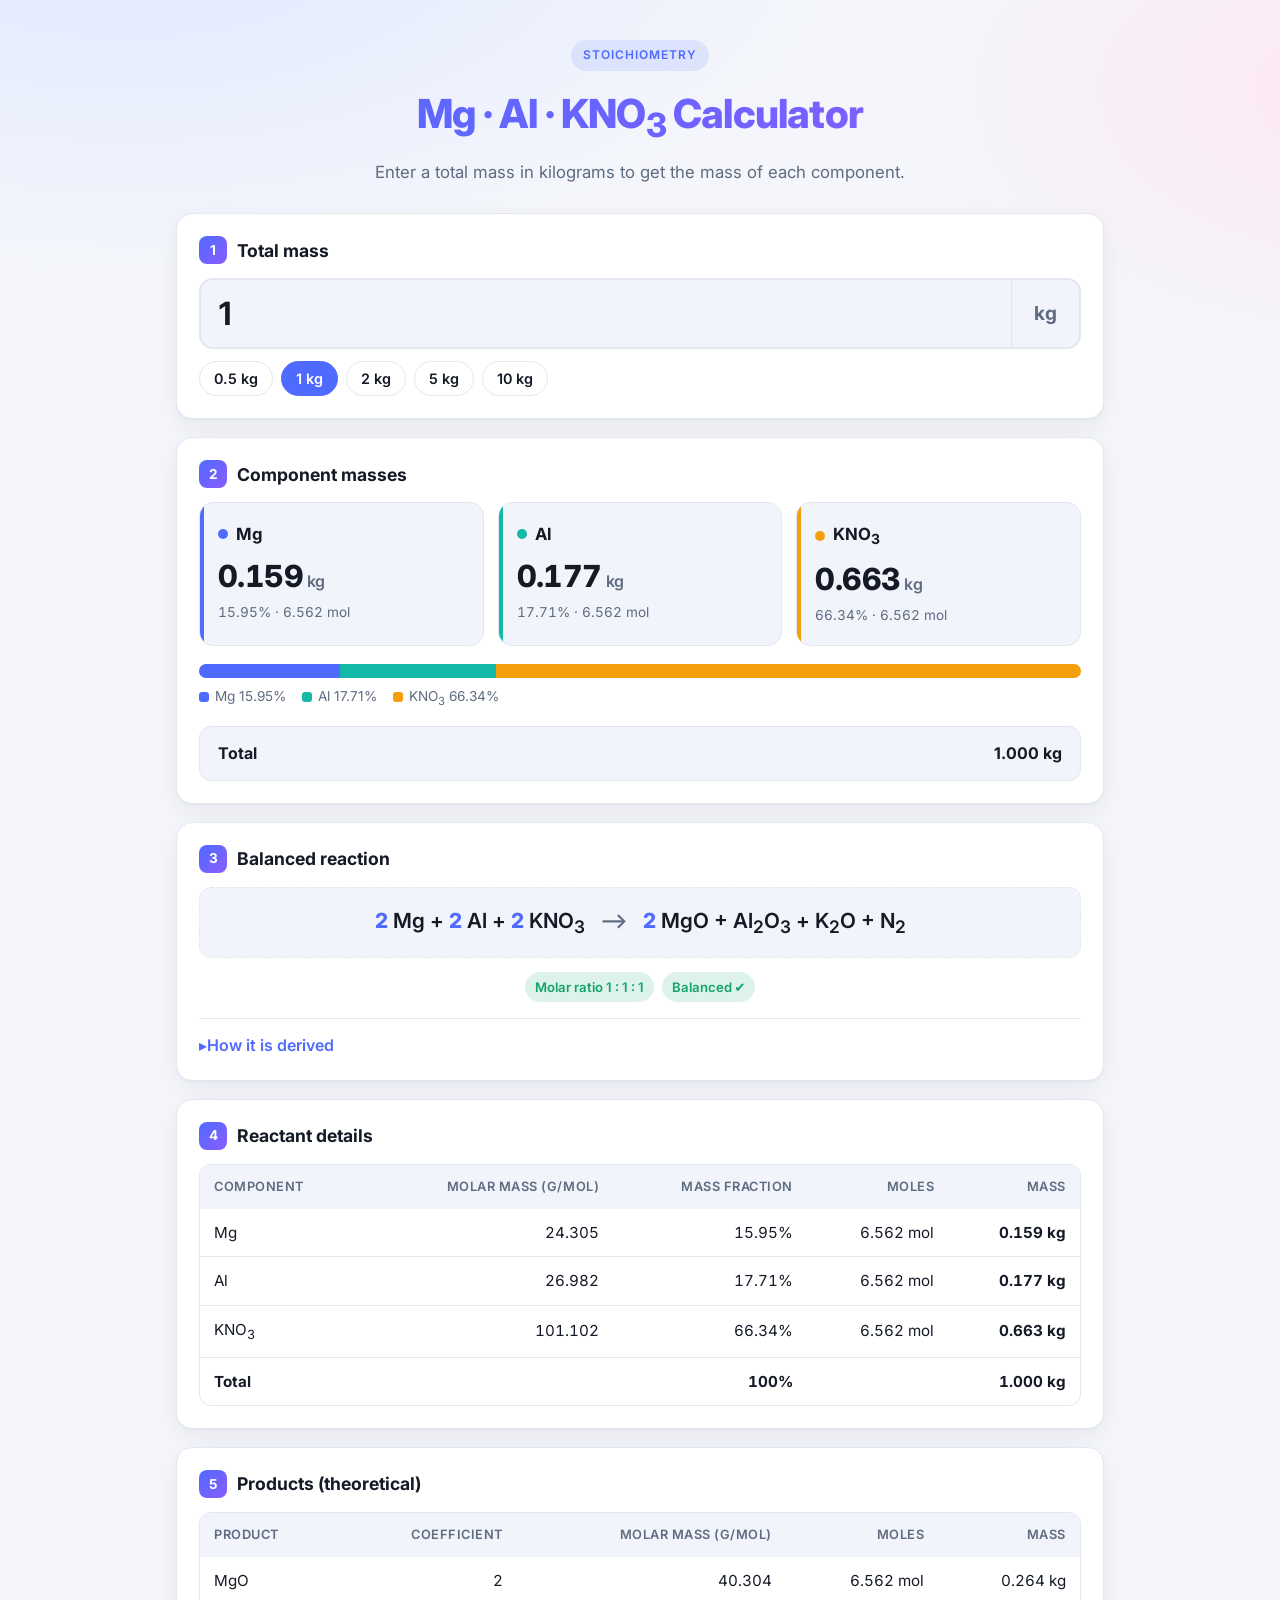
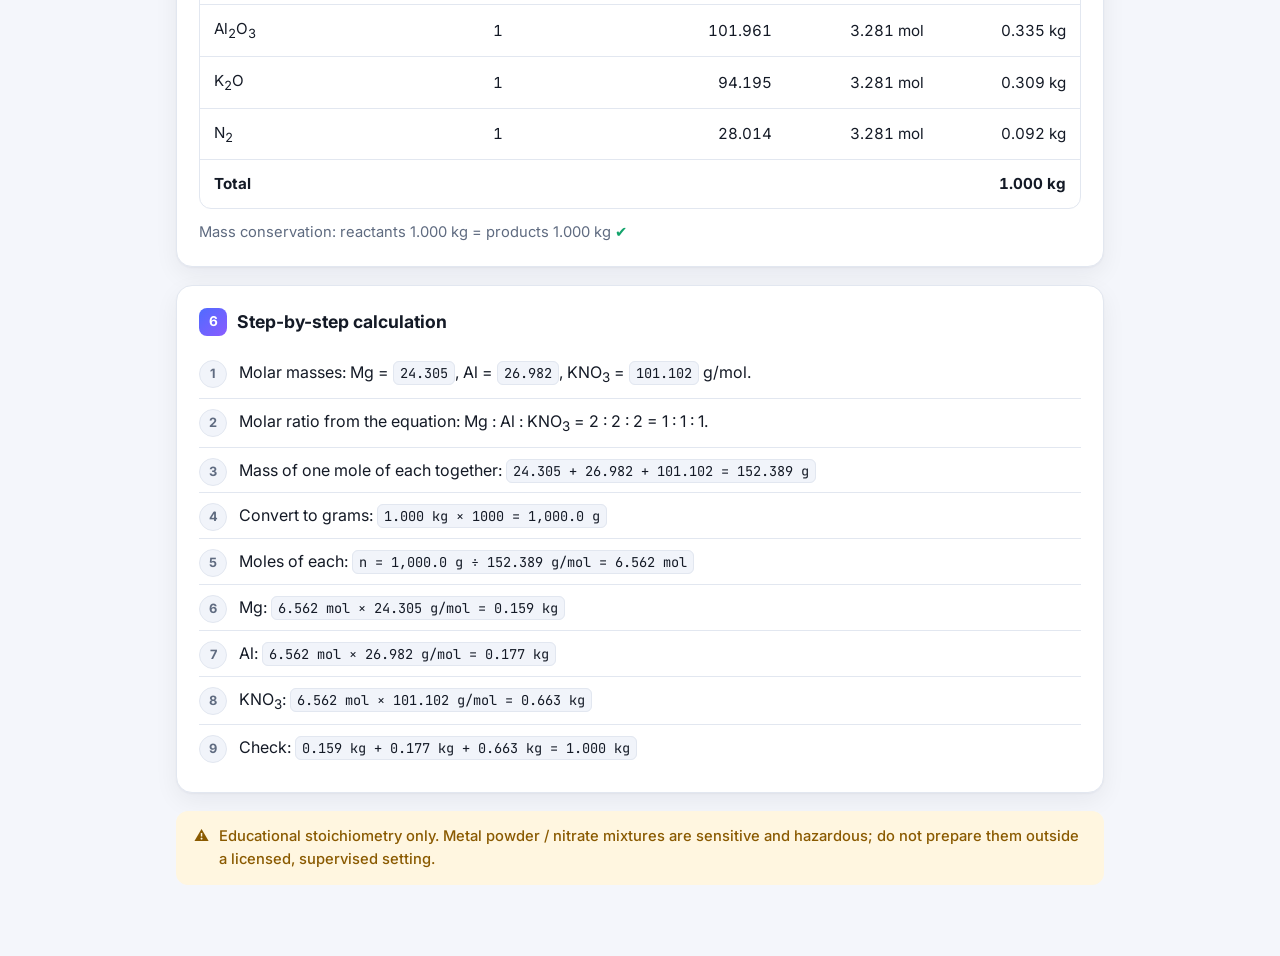
<file: stoichiometry/index.html>
<!DOCTYPE html>
<html lang="en">
<head>
  <meta charset="UTF-8">
  <meta name="viewport" content="width=device-width, initial-scale=1.0">
  <title>Stoichiometry Calculator</title>
  <link rel="preconnect" href="https://fonts.googleapis.com">
  <link href="https://fonts.googleapis.com/css2?family=Inter:wght@400;500;600;700;800&family=JetBrains+Mono:wght@400;600&display=swap" rel="stylesheet">
  <style>
    :root {
      --bg: #f4f6fb;
      --bg-grad: radial-gradient(1200px 600px at 10% -10%, #dfe8ff 0%, transparent 60%),
                 radial-gradient(900px 500px at 110% 10%, #ffe6f0 0%, transparent 55%);
      --surface: #ffffff;
      --surface-2: #f1f4fa;
      --border: #e2e7f0;
      --text: #141a26;
      --muted: #5f6b80;
      --accent: #4f6bff;
      --accent-2: #8a5cff;
      --good: #12a36b;
      --bad: #e0464e;
      --warn-bg: #fff6e0;
      --warn-text: #8a5a00;
      --c-mg: #4f6bff;
      --c-al: #14b8a6;
      --c-kno3: #f59e0b;
      --shadow: 0 1px 2px rgba(16,24,40,.04), 0 8px 24px rgba(16,24,40,.06);
      --radius: 16px;
    }
    @media (prefers-color-scheme: dark) {
      :root:not([data-theme="light"]) {
        --bg: #0b0e14;
        --bg-grad: radial-gradient(1200px 600px at 10% -10%, #1a2350 0%, transparent 60%),
                   radial-gradient(900px 500px at 110% 10%, #3a1638 0%, transparent 55%);
        --surface: #131823;
        --surface-2: #0f131c;
        --border: #232a39;
        --text: #e8ecf4;
        --muted: #8e99ad;
        --accent: #7b8cff;
        --accent-2: #a98bff;
        --good: #34d399;
        --bad: #f87171;
        --warn-bg: #2a2110;
        --warn-text: #f5c66b;
        --c-mg: #7b8cff;
        --c-al: #2dd4bf;
        --c-kno3: #fbbf24;
        --shadow: 0 1px 2px rgba(0,0,0,.3), 0 8px 24px rgba(0,0,0,.35);
      }
    }
    :root[data-theme="dark"] {
        --bg: #0b0e14;
        --bg-grad: radial-gradient(1200px 600px at 10% -10%, #1a2350 0%, transparent 60%),
                   radial-gradient(900px 500px at 110% 10%, #3a1638 0%, transparent 55%);
        --surface: #131823;
        --surface-2: #0f131c;
        --border: #232a39;
        --text: #e8ecf4;
        --muted: #8e99ad;
        --accent: #7b8cff;
        --accent-2: #a98bff;
        --good: #34d399;
        --bad: #f87171;
        --warn-bg: #2a2110;
        --warn-text: #f5c66b;
        --c-mg: #7b8cff;
        --c-al: #2dd4bf;
        --c-kno3: #fbbf24;
        --shadow: 0 1px 2px rgba(0,0,0,.3), 0 8px 24px rgba(0,0,0,.35);
    }
    * { box-sizing: border-box; }
    body {
      margin: 0;
      background: var(--bg-grad), var(--bg);
      background-attachment: fixed;
      color: var(--text);
      font-family: "Inter", system-ui, -apple-system, "Segoe UI", Roboto, sans-serif;
      line-height: 1.55;
      -webkit-font-smoothing: antialiased;
    }
    .container { max-width: 960px; margin: 0 auto; padding: 40px 16px 56px; }

    /* Header */
    .hero { text-align: center; margin-bottom: 28px; }
    .badge {
      display: inline-block; font-size: .75rem; font-weight: 600; letter-spacing: .08em;
      text-transform: uppercase; color: var(--accent);
      background: color-mix(in srgb, var(--accent) 12%, transparent);
      padding: 6px 12px; border-radius: 999px; margin-bottom: 12px;
    }
    h1 {
      font-size: clamp(1.7rem, 4vw, 2.5rem); font-weight: 800; margin: 0 0 8px; letter-spacing: -.02em;
      background: linear-gradient(90deg, var(--accent), var(--accent-2));
      -webkit-background-clip: text; background-clip: text; color: transparent;
    }
    .subtitle { color: var(--muted); margin: 0; font-size: 1.05rem; }

    /* Cards */
    .card {
      background: var(--surface); border: 1px solid var(--border); border-radius: var(--radius);
      padding: 22px; margin-bottom: 18px; box-shadow: var(--shadow);
    }
    .card-head { display: flex; align-items: center; gap: 10px; margin-bottom: 14px; }
    .step {
      width: 28px; height: 28px; border-radius: 8px; display: grid; place-items: center;
      font-weight: 700; font-size: .85rem; color: #fff;
      background: linear-gradient(135deg, var(--accent), var(--accent-2));
      flex-shrink: 0;
    }
    h2 { font-size: 1.1rem; margin: 0; font-weight: 700; }

    /* Input */
    .input-wrap {
      display: flex; align-items: stretch; border: 2px solid var(--border); border-radius: 14px;
      background: var(--surface-2); overflow: hidden; transition: border-color .15s, box-shadow .15s;
    }
    .input-wrap:focus-within { border-color: var(--accent); box-shadow: 0 0 0 4px color-mix(in srgb, var(--accent) 18%, transparent); }
    .input-wrap input {
      flex: 1; min-width: 0; border: 0; background: transparent; color: var(--text);
      font: 700 2rem "Inter", sans-serif; padding: 14px 18px; outline: none;
    }
    .input-wrap .unit {
      display: grid; place-items: center; padding: 0 22px; font-weight: 700; font-size: 1.2rem;
      color: var(--muted); border-left: 1px solid var(--border);
    }
    .presets { display: flex; flex-wrap: wrap; gap: 8px; margin-top: 12px; }
    .presets button {
      font: 600 .9rem "Inter", sans-serif; padding: 8px 14px; border-radius: 999px; cursor: pointer;
      border: 1px solid var(--border); background: var(--surface); color: var(--text);
      transition: background .15s, border-color .15s;
    }
    .presets button:hover { border-color: var(--accent); }
    .presets button.active { background: var(--accent); border-color: var(--accent); color: #fff; }
    .error { color: var(--bad); margin: 10px 0 0; font-weight: 500; }

    /* Result tiles */
    .tiles { display: grid; grid-template-columns: repeat(3, 1fr); gap: 14px; }
    .tile {
      position: relative; padding: 18px; border-radius: 14px; background: var(--surface-2);
      border: 1px solid var(--border); overflow: hidden;
    }
    .tile::before {
      content: ""; position: absolute; inset: 0 auto 0 0; width: 4px; background: var(--c);
    }
    .tile .name { font-weight: 700; font-size: 1.05rem; display: flex; align-items: center; gap: 8px; }
    .tile .dot { width: 10px; height: 10px; border-radius: 50%; background: var(--c); }
    .tile .value { font-size: 1.9rem; font-weight: 800; letter-spacing: -.02em; margin: 6px 0 2px; font-variant-numeric: tabular-nums; }
    .tile .value small { font-size: 1rem; font-weight: 600; color: var(--muted); margin-left: 4px; }
    .tile .meta { color: var(--muted); font-size: .85rem; font-variant-numeric: tabular-nums; }

    .bar { display: flex; height: 14px; border-radius: 999px; overflow: hidden; margin: 18px 0 8px; background: var(--surface-2); }
    .bar span { display: block; height: 100%; transition: width .3s ease; }
    .legend { display: flex; flex-wrap: wrap; gap: 16px; color: var(--muted); font-size: .85rem; }
    .legend i { display: inline-block; width: 10px; height: 10px; border-radius: 3px; margin-right: 6px; vertical-align: middle; }

    .total-row {
      display: flex; justify-content: space-between; align-items: center; margin-top: 16px;
      padding: 14px 18px; border-radius: 12px; background: var(--surface-2); border: 1px solid var(--border);
      font-weight: 700;
    }

    /* Equation */
    .equation {
      font: 600 clamp(1rem, 2.6vw, 1.3rem) "Inter", sans-serif; text-align: center;
      padding: 20px 14px; border-radius: 12px; overflow-x: auto; white-space: nowrap;
      background: var(--surface-2); border: 1px dashed var(--border);
    }
    .equation .coef { color: var(--accent); font-weight: 800; }
    .equation .arrow { color: var(--muted); margin: 0 10px; }
    .pill-row { display: flex; flex-wrap: wrap; gap: 8px; justify-content: center; margin-top: 14px; }
    .pill {
      font-size: .82rem; font-weight: 600; padding: 5px 10px; border-radius: 999px;
      background: color-mix(in srgb, var(--good) 14%, transparent); color: var(--good);
    }

    details { margin-top: 16px; border-top: 1px solid var(--border); padding-top: 14px; }
    summary { cursor: pointer; color: var(--accent); font-weight: 600; list-style: none; }
    summary::-webkit-details-marker { display: none; }
    summary::before { content: "▸ "; display: inline-block; transition: transform .2s; }
    details[open] summary::before { transform: rotate(90deg); }
    details ul { padding-left: 20px; }
    details p, details li { color: var(--muted); }
    details strong { color: var(--text); }

    /* Tables */
    .table-wrap { overflow-x: auto; border: 1px solid var(--border); border-radius: 12px; }
    table { width: 100%; border-collapse: collapse; font-variant-numeric: tabular-nums; font-size: .95rem; }
    th, td { padding: 12px 14px; text-align: left; white-space: nowrap; }
    th { background: var(--surface-2); color: var(--muted); font-weight: 600; font-size: .8rem; text-transform: uppercase; letter-spacing: .04em; }
    tbody tr + tr td, tfoot td { border-top: 1px solid var(--border); }
    tbody tr:hover td { background: color-mix(in srgb, var(--accent) 5%, transparent); }
    tfoot td { font-weight: 700; }
    td.num, th.num { text-align: right; }
    .atoms-wrap { display: inline-block; margin-top: 10px; }
    .ok { color: var(--good); font-weight: 700; }
    .no { color: var(--bad); font-weight: 700; }
    .note { color: var(--muted); margin: 12px 0 0; font-size: .92rem; }

    /* Steps */
    .steps { counter-reset: s; list-style: none; padding: 0; margin: 0; }
    .steps li {
      counter-increment: s; position: relative; padding: 10px 0 10px 40px;
      border-bottom: 1px solid var(--border);
    }
    .steps li:last-child { border-bottom: 0; }
    .steps li::before {
      content: counter(s); position: absolute; left: 0; top: 10px; width: 26px; height: 26px;
      border-radius: 50%; display: grid; place-items: center; font-size: .8rem; font-weight: 700;
      background: var(--surface-2); border: 1px solid var(--border); color: var(--muted);
    }
    code {
      font-family: "JetBrains Mono", ui-monospace, monospace; font-size: .85em;
      background: var(--surface-2); border: 1px solid var(--border); padding: 2px 6px; border-radius: 6px;
    }

    .warning {
      display: flex; gap: 10px; align-items: flex-start; padding: 14px 18px; border-radius: 12px;
      background: var(--warn-bg); color: var(--warn-text); font-size: .92rem; font-weight: 500;
    }
    .grid-2 { display: grid; grid-template-columns: 1fr 1fr; gap: 18px; }
    .grid-2 > .card { margin-bottom: 18px; }

    @media (max-width: 760px) {
      .tiles { grid-template-columns: 1fr; }
      .grid-2 { grid-template-columns: 1fr; gap: 0; }
      .container { padding-top: 28px; }
      .equation { white-space: normal; line-height: 1.9; }
    }
  </style>
</head>
<body>
  <main class="container">
    <header class="hero">
      <span class="badge">Stoichiometry</span>
      <h1>Mg · Al · KNO<sub>3</sub> Calculator</h1>
      <p class="subtitle">Enter a total mass in kilograms to get the mass of each component.</p>
    </header>

    <section class="card">
      <div class="card-head"><span class="step">1</span><h2>Total mass</h2></div>
      <form id="massForm" autocomplete="off">
        <div class="input-wrap">
          <input type="number" id="massInput" min="0" step="any" value="1" inputmode="decimal" aria-label="Total mass in kilograms">
          <span class="unit">kg</span>
        </div>
        <div class="presets" id="presets">
          <button type="button" data-v="0.5">0.5 kg</button>
          <button type="button" data-v="1">1 kg</button>
          <button type="button" data-v="2">2 kg</button>
          <button type="button" data-v="5">5 kg</button>
          <button type="button" data-v="10">10 kg</button>
        </div>
      </form>
      <p id="error" class="error" hidden></p>
    </section>

    <section class="card">
      <div class="card-head"><span class="step">2</span><h2>Component masses</h2></div>
      <div class="tiles" id="tiles"></div>
      <div class="bar" id="bar"></div>
      <div class="legend" id="legend"></div>
      <div class="total-row"><span>Total</span><span id="totalMass">—</span></div>
    </section>

    <section class="card">
      <div class="card-head"><span class="step">3</span><h2>Balanced reaction</h2></div>
      <div class="equation">
        <span class="coef">2</span> Mg + <span class="coef">2</span> Al + <span class="coef">2</span> KNO<sub>3</sub>
        <span class="arrow">⟶</span>
        <span class="coef">2</span> MgO + Al<sub>2</sub>O<sub>3</sub> + K<sub>2</sub>O + N<sub>2</sub>
      </div>
      <div class="pill-row">
        <span class="pill">Molar ratio 1 : 1 : 1</span>
        <span class="pill" id="balancedPill">Balanced ✔</span>
      </div>
      <details>
        <summary>How it is derived</summary>
        <p>The KNO<sub>3</sub> is shared between two reactions:</p>
        <ul>
          <li>5 Mg + 2 KNO<sub>3</sub> → 5 MgO + K<sub>2</sub>O + N<sub>2</sub> (0.4 mol KNO<sub>3</sub> per Mg)</li>
          <li>10 Al + 6 KNO<sub>3</sub> → 5 Al<sub>2</sub>O<sub>3</sub> + 3 K<sub>2</sub>O + 3 N<sub>2</sub> (0.6 mol KNO<sub>3</sub> per Al)</li>
        </ul>
        <p>With equal moles of Mg and Al, KNO<sub>3</sub> needed = 0.4 + 0.6 = 1 mol per mol of each metal, so
          <strong>Mg : Al : KNO<sub>3</sub> = 1 : 1 : 1</strong>.</p>
        <div class="table-wrap atoms-wrap">
          <table>
            <thead><tr><th>Atom</th><th class="num">Reactants</th><th class="num">Products</th><th></th></tr></thead>
            <tbody id="atomBalance"></tbody>
          </table>
        </div>
      </details>
    </section>

    <section class="card">
      <div class="card-head"><span class="step">4</span><h2>Reactant details</h2></div>
      <div class="table-wrap">
        <table>
          <thead>
            <tr><th>Component</th><th class="num">Molar mass (g/mol)</th><th class="num">Mass fraction</th><th class="num">Moles</th><th class="num">Mass</th></tr>
          </thead>
          <tbody id="reactantBody"></tbody>
          <tfoot id="reactantFoot"></tfoot>
        </table>
      </div>
    </section>

    <section class="card">
      <div class="card-head"><span class="step">5</span><h2>Products (theoretical)</h2></div>
      <div class="table-wrap">
        <table>
          <thead>
            <tr><th>Product</th><th class="num">Coefficient</th><th class="num">Molar mass (g/mol)</th><th class="num">Moles</th><th class="num">Mass</th></tr>
          </thead>
          <tbody id="productBody"></tbody>
          <tfoot id="productFoot"></tfoot>
        </table>
      </div>
      <p id="conservation" class="note"></p>
    </section>

    <section class="card">
      <div class="card-head"><span class="step">6</span><h2>Step-by-step calculation</h2></div>
      <ol id="steps" class="steps"></ol>
    </section>

    <p class="warning"><span>⚠</span><span>Educational stoichiometry only. Metal powder / nitrate mixtures are sensitive and hazardous; do not prepare them outside a licensed, supervised setting.</span></p>
  </main>

  <script>
// Standard atomic weights (g/mol)
const ATOMIC = { Mg: 24.305, Al: 26.982, K: 39.098, N: 14.007, O: 15.999 };

const SPECIES = {
  Mg:    { label: "Mg",                          atoms: { Mg: 1 },             color: "--c-mg" },
  Al:    { label: "Al",                          atoms: { Al: 1 },             color: "--c-al" },
  KNO3:  { label: "KNO<sub>3</sub>",             atoms: { K: 1, N: 1, O: 3 },  color: "--c-kno3" },
  MgO:   { label: "MgO",                         atoms: { Mg: 1, O: 1 } },
  Al2O3: { label: "Al<sub>2</sub>O<sub>3</sub>", atoms: { Al: 2, O: 3 } },
  K2O:   { label: "K<sub>2</sub>O",              atoms: { K: 2, O: 1 } },
  N2:    { label: "N<sub>2</sub>",               atoms: { N: 2 } },
};

// Balanced: 2 Mg + 2 Al + 2 KNO3 -> 2 MgO + Al2O3 + K2O + N2
const REACTANTS = [["Mg", 2], ["Al", 2], ["KNO3", 2]];
const PRODUCTS  = [["MgO", 2], ["Al2O3", 1], ["K2O", 1], ["N2", 1]];

const $ = id => document.getElementById(id);
const molarMass = key =>
  Object.entries(SPECIES[key].atoms).reduce((s, [el, n]) => s + ATOMIC[el] * n, 0);
const fmt = (x, d = 3) => x.toLocaleString(undefined, { minimumFractionDigits: d, maximumFractionDigits: d });
const kg = grams => `${fmt(grams / 1000, 3)} kg`;
const mol = n => `${fmt(n, n >= 100 ? 1 : 3)} mol`;

function renderAtomBalance() {
  const count = side => {
    const t = {};
    side.forEach(([k, c]) => {
      for (const [el, n] of Object.entries(SPECIES[k].atoms)) t[el] = (t[el] || 0) + n * c;
    });
    return t;
  };
  const L = count(REACTANTS), R = count(PRODUCTS);
  let all = true;
  $("atomBalance").innerHTML = Object.keys(ATOMIC).map(el => {
    const ok = L[el] === R[el];
    all = all && ok;
    return `<tr><td>${el}</td><td class="num">${L[el] || 0}</td><td class="num">${R[el] || 0}</td><td class="${ok ? "ok" : "no"}">${ok ? "✔" : "✘"}</td></tr>`;
  }).join("");
  if (!all) { $("balancedPill").textContent = "Not balanced ✘"; $("balancedPill").style.color = "var(--bad)"; }
}

function calculate(totalGrams) {
  const setMass = REACTANTS.reduce((s, [k, c]) => s + molarMass(k) * c, 0);
  const extent = totalGrams / setMass;
  const reactants = REACTANTS.map(([k, c]) => {
    const M = molarMass(k), n = extent * c;
    return { k, c, M, mol: n, mass: n * M, frac: (M * c) / setMass };
  });
  const products = PRODUCTS.map(([k, c]) => {
    const M = molarMass(k), n = extent * c;
    return { k, c, M, mol: n, mass: n * M };
  });
  return { setMass, extent, reactants, products };
}

function render(totalGrams) {
  const r = calculate(totalGrams);
  const rSum = r.reactants.reduce((s, x) => s + x.mass, 0);
  const pSum = r.products.reduce((s, x) => s + x.mass, 0);

  $("tiles").innerHTML = r.reactants.map(x => `
    <div class="tile" style="--c: var(${SPECIES[x.k].color})">
      <div class="name"><span class="dot"></span><span>${SPECIES[x.k].label}</span></div>
      <div class="value">${fmt(x.mass / 1000, 3)}<small>kg</small></div>
      <div class="meta">${fmt(x.frac * 100, 2)}% · ${mol(x.mol)}</div>
    </div>`).join("");
  $("bar").innerHTML = r.reactants.map(x =>
    `<span style="width:${x.frac * 100}%; background: var(${SPECIES[x.k].color})" title="${fmt(x.frac * 100, 2)}%"></span>`).join("");
  $("legend").innerHTML = r.reactants.map(x =>
    `<span><i style="background: var(${SPECIES[x.k].color})"></i>${SPECIES[x.k].label} ${fmt(x.frac * 100, 2)}%</span>`).join("");
  $("totalMass").textContent = kg(rSum);

  $("reactantBody").innerHTML = r.reactants.map(x => `
    <tr>
      <td>${SPECIES[x.k].label}</td>
      <td class="num">${fmt(x.M, 3)}</td>
      <td class="num">${fmt(x.frac * 100, 2)}%</td>
      <td class="num">${mol(x.mol)}</td>
      <td class="num"><strong>${kg(x.mass)}</strong></td>
    </tr>`).join("");
  $("reactantFoot").innerHTML =
    `<tr><td>Total</td><td></td><td class="num">100%</td><td></td><td class="num">${kg(rSum)}</td></tr>`;

  $("productBody").innerHTML = r.products.map(x => `
    <tr>
      <td>${SPECIES[x.k].label}</td>
      <td class="num">${x.c}</td>
      <td class="num">${fmt(x.M, 3)}</td>
      <td class="num">${mol(x.mol)}</td>
      <td class="num">${kg(x.mass)}</td>
    </tr>`).join("");
  $("productFoot").innerHTML =
    `<tr><td>Total</td><td></td><td></td><td></td><td class="num">${kg(pSum)}</td></tr>`;

  const ok = Math.abs(pSum - rSum) < 1e-9 * Math.max(1, rSum);
  $("conservation").innerHTML =
    `Mass conservation: reactants ${kg(rSum)} = products ${kg(pSum)} <span class="${ok ? "ok" : "no"}">${ok ? "✔" : "✘"}</span>`;

  const [mg, al, kno3] = r.reactants;
  const per = r.setMass / 2;
  $("steps").innerHTML = `
    <li>Molar masses: Mg = <code>${fmt(mg.M)}</code>, Al = <code>${fmt(al.M)}</code>, KNO<sub>3</sub> = <code>${fmt(kno3.M)}</code> g/mol.</li>
    <li>Molar ratio from the equation: Mg : Al : KNO<sub>3</sub> = 2 : 2 : 2 = 1 : 1 : 1.</li>
    <li>Mass of one mole of each together: <code>${fmt(mg.M)} + ${fmt(al.M)} + ${fmt(kno3.M)} = ${fmt(per)} g</code></li>
    <li>Convert to grams: <code>${fmt(totalGrams / 1000, 3)} kg × 1000 = ${fmt(totalGrams, 1)} g</code></li>
    <li>Moles of each: <code>n = ${fmt(totalGrams, 1)} g ÷ ${fmt(per)} g/mol = ${mol(mg.mol)}</code></li>
    <li>Mg: <code>${mol(mg.mol)} × ${fmt(mg.M)} g/mol = ${kg(mg.mass)}</code></li>
    <li>Al: <code>${mol(al.mol)} × ${fmt(al.M)} g/mol = ${kg(al.mass)}</code></li>
    <li>KNO<sub>3</sub>: <code>${mol(kno3.mol)} × ${fmt(kno3.M)} g/mol = ${kg(kno3.mass)}</code></li>
    <li>Check: <code>${kg(mg.mass)} + ${kg(al.mass)} + ${kg(kno3.mass)} = ${kg(rSum)}</code></li>`;
}

function syncPresets(v) {
  document.querySelectorAll("#presets button").forEach(b =>
    b.classList.toggle("active", parseFloat(b.dataset.v) === v));
}

function readInput() {
  const value = parseFloat($("massInput").value);
  syncPresets(value);
  if (!Number.isFinite(value) || value <= 0) {
    $("error").textContent = "Please enter a mass greater than 0 kg.";
    $("error").hidden = false;
    return;
  }
  $("error").hidden = true;
  render(value * 1000);
}

$("massForm").addEventListener("submit", e => { e.preventDefault(); readInput(); });
$("massInput").addEventListener("input", readInput);
$("presets").addEventListener("click", e => {
  const b = e.target.closest("button");
  if (!b) return;
  $("massInput").value = b.dataset.v;
  readInput();
});

renderAtomBalance();
readInput();
  </script>
</body>
</html>
</file>
